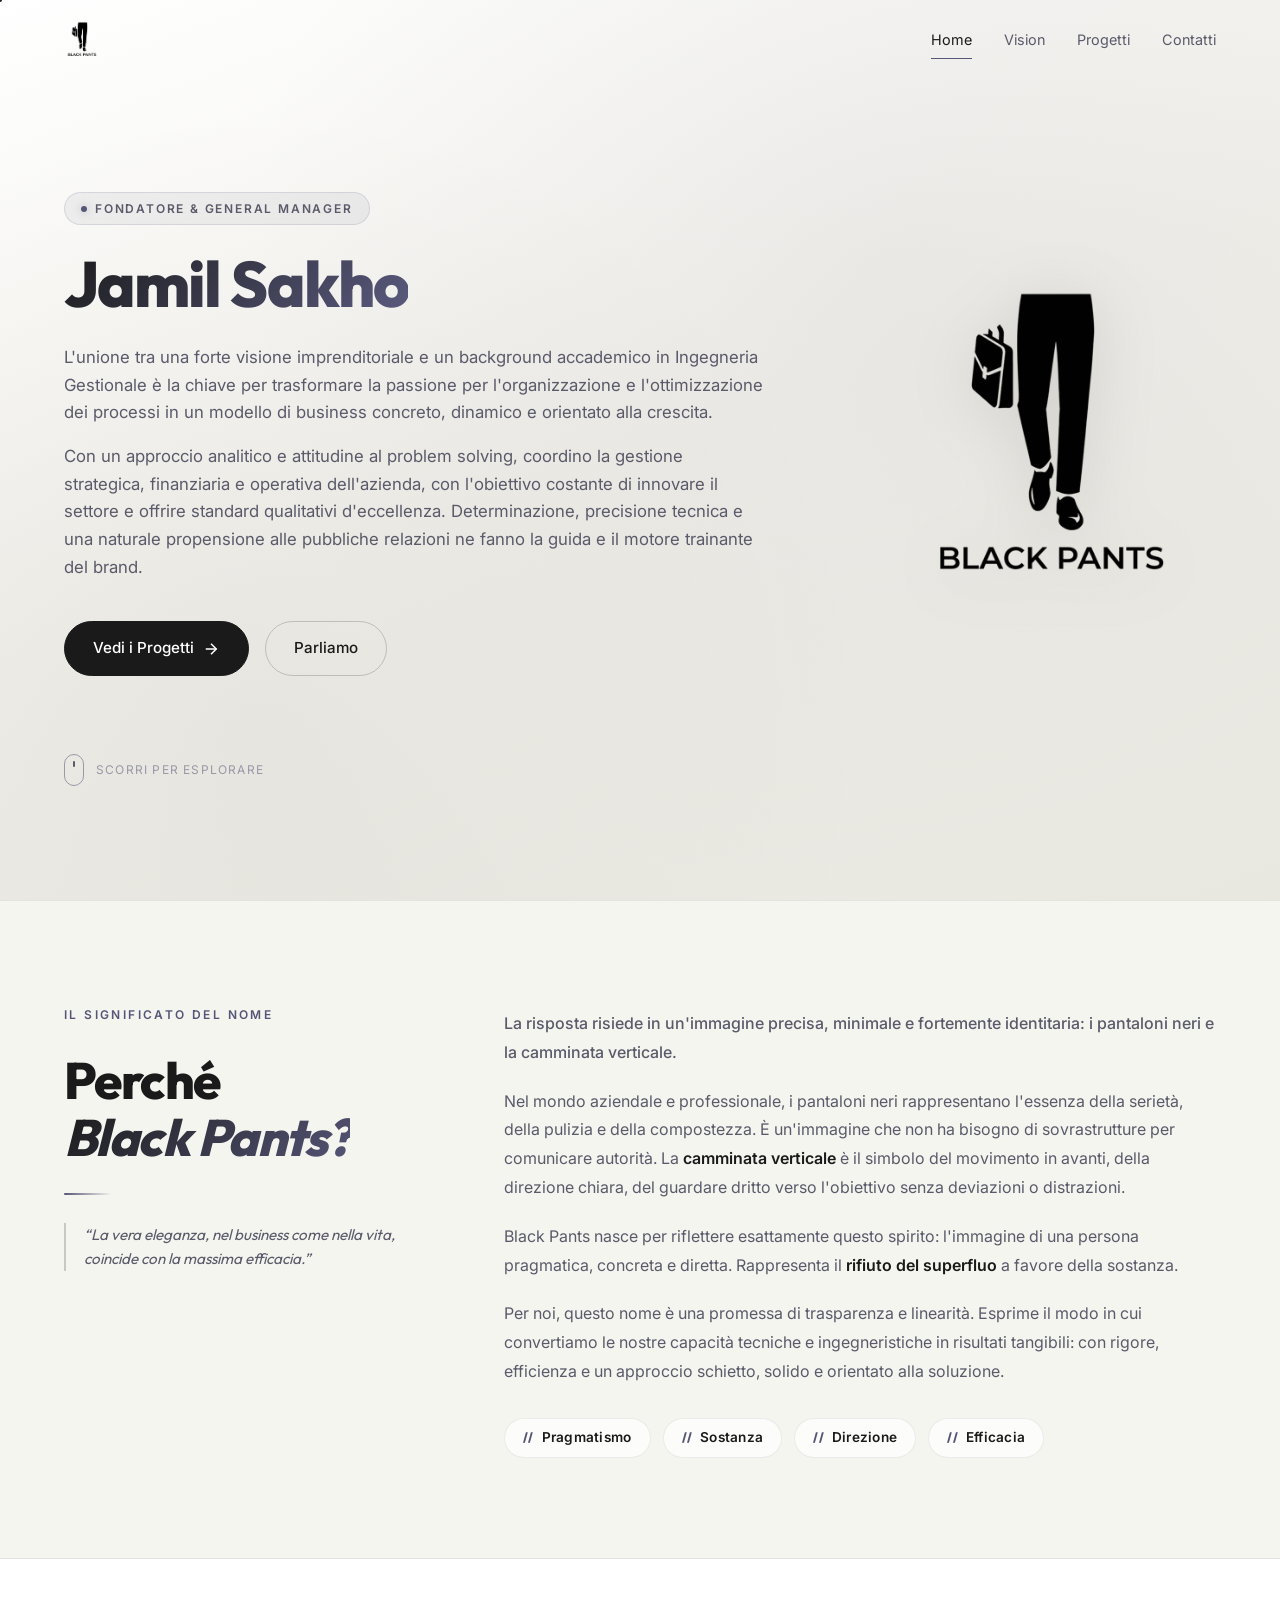
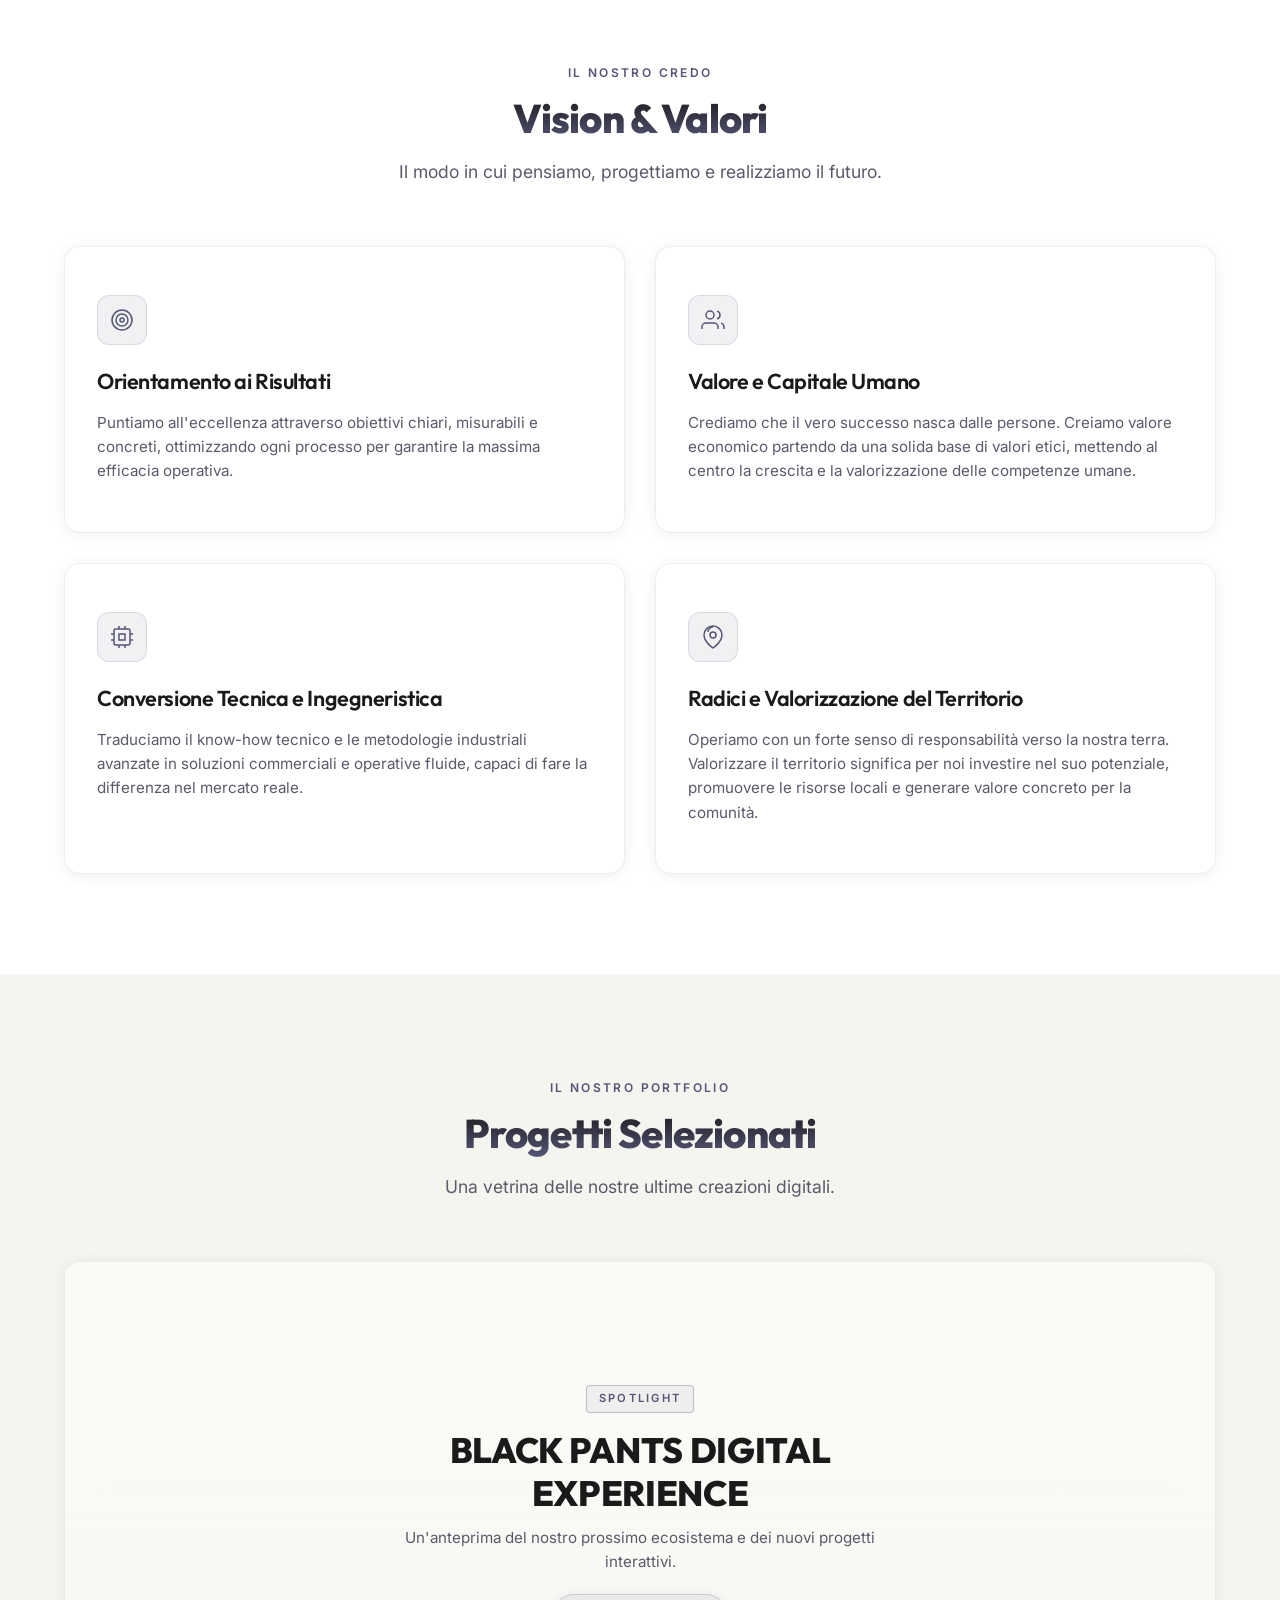
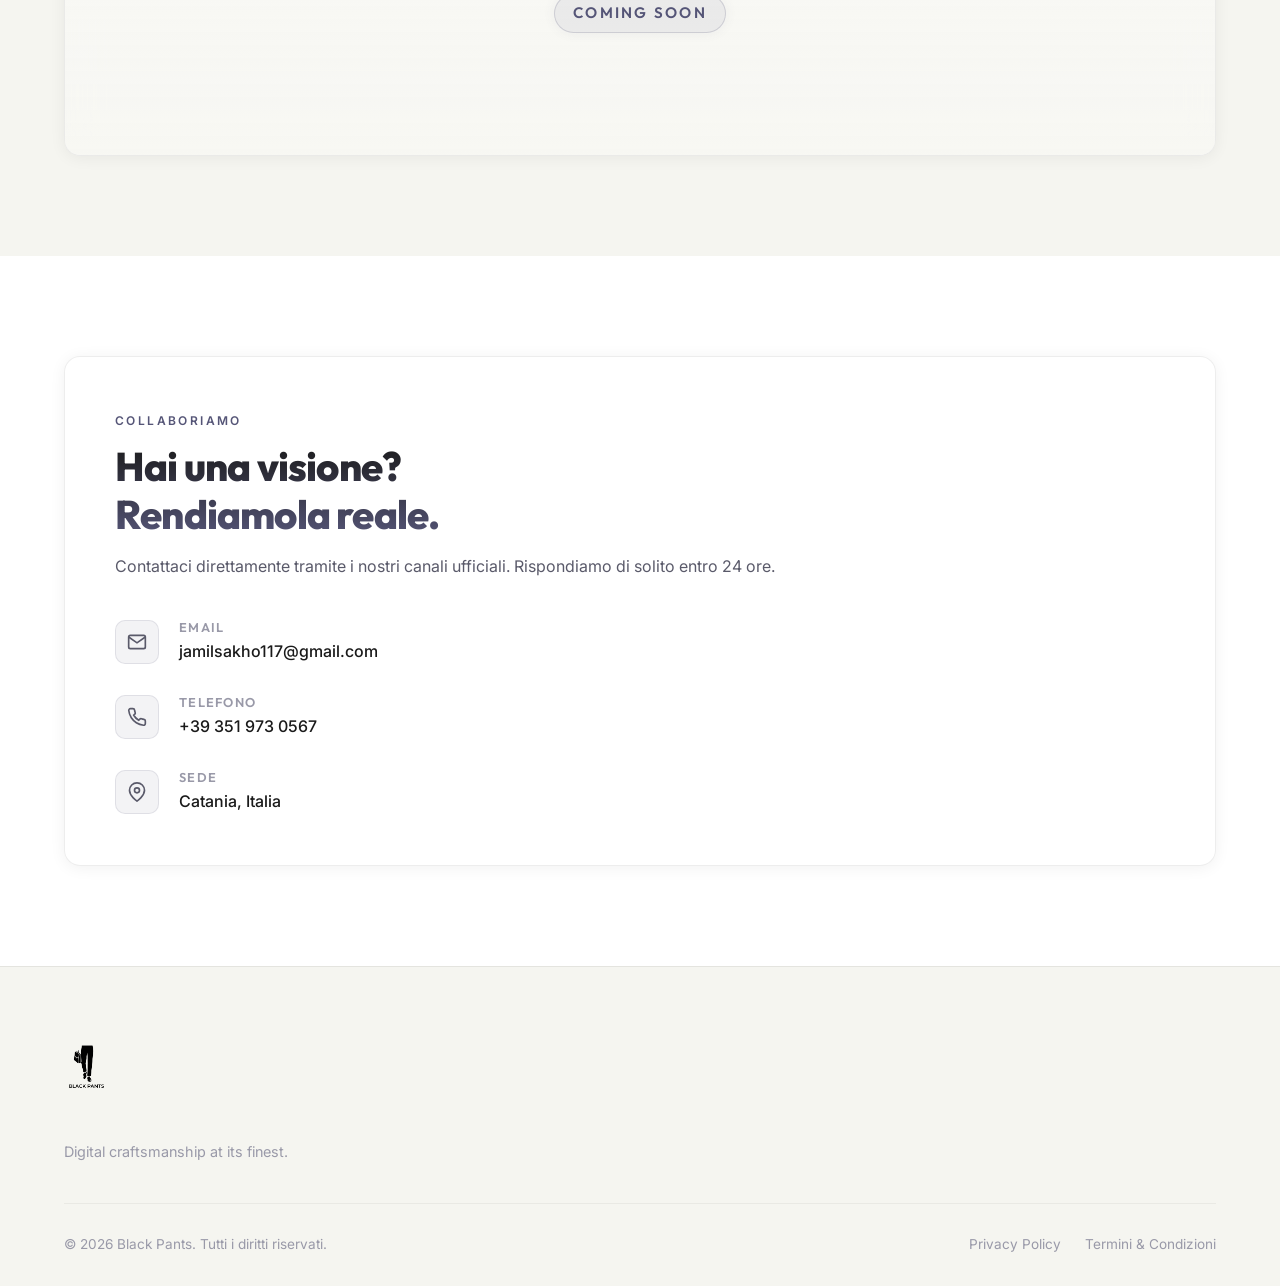
<file: index.html>
<!DOCTYPE html>
<html lang="it">
<head>
    <meta charset="UTF-8">
    <meta name="viewport" content="width=device-width, initial-scale=1.0">
    <title>Black Pants | Digital Agency & Creative Studio</title>
    <meta name="description" content="Black Pants è uno studio creativo digitale specializzato in sviluppo web premium, design sartoriale ed esperienze interattive all'avanguardia.">
    <!-- Google Fonts -->
    <link rel="preconnect" href="https://fonts.googleapis.com">
    <link rel="preconnect" href="https://fonts.gstatic.com" crossorigin>
    <link href="https://fonts.googleapis.com/css2?family=Inter:wght@300;400;500;600&family=Outfit:wght@300;400;600;800&display=swap" rel="stylesheet">
    <!-- CSS Stylesheet -->
    <link rel="stylesheet" href="style.css">
</head>
<body>
    <!-- Custom Cursor -->
    <div class="custom-cursor" id="custom-cursor"></div>
    <div class="custom-cursor-dot" id="custom-cursor-dot"></div>

    <!-- Header & Navigation -->
    <header class="header">
        <div class="header-container">
            <a href="#home" class="logo" id="nav-logo">
                <img src="IMG_0945.png" alt="Black Pants Logo" class="logo-img">
            </a>
            <nav class="nav-menu" id="nav-menu">
                <a href="#home" class="nav-link active">Home</a>
                <a href="#vision" class="nav-link">Vision</a>
                <a href="#projects" class="nav-link">Progetti</a>
                <a href="#contacts" class="nav-link">Contatti</a>
            </nav>
            <button class="mobile-menu-toggle" id="menu-toggle" aria-label="Apri menu">
                <span></span>
                <span></span>
                <span></span>
            </button>
        </div>
    </header>

    <!-- Hero / Home Section -->
    <section id="home" class="hero-section">

        <div class="hero-container hero-split">
            <!-- Bio — Left Column -->
            <div class="hero-content">
                <div class="hero-badge animate-fade-in">
                    <span class="badge-dot"></span>
                    <span>FONDATORE &amp; GENERAL MANAGER</span>
                </div>
                <h1 class="hero-title animate-title">
                    <span class="gradient-text">Jamil Sakho</span>
                </h1>
                <div class="hero-description animate-desc">
                    <p>
                        L'unione tra una forte visione imprenditoriale e un background accademico in Ingegneria Gestionale è la chiave per trasformare la passione per l'organizzazione e l'ottimizzazione dei processi in un modello di business concreto, dinamico e orientato alla crescita.
                    </p>
                    <p style="margin-top: 16px; font-size: 1.05rem;">
                        Con un approccio analitico e attitudine al problem solving, coordino la gestione strategica, finanziaria e operativa dell'azienda, con l'obiettivo costante di innovare il settore e offrire standard qualitativi d'eccellenza. Determinazione, precisione tecnica e una naturale propensione alle pubbliche relazioni ne fanno la guida e il motore trainante del brand.
                    </p>
                </div>
                <div class="hero-actions animate-buttons">
                    <a href="#projects" class="btn btn-primary">
                        <span>Vedi i Progetti</span>
                        <svg class="btn-icon" viewBox="0 0 24 24" fill="none" stroke="currentColor" stroke-width="2">
                            <line x1="5" y1="12" x2="19" y2="12"></line>
                            <polyline points="12 5 19 12 12 19"></polyline>
                        </svg>
                    </a>
                    <a href="#contacts" class="btn btn-secondary">Parliamo</a>
                </div>
            </div>

            <!-- Logo — Right Column -->
            <div class="hero-logo-panel animate-fade-in">
                <img src="IMG_0945.png" alt="Black Pants Logo" class="hero-logo-large">
            </div>

            <div class="scroll-indicator animate-fade-in">
                <span class="scroll-mouse">
                    <span class="scroll-wheel"></span>
                </span>
                <span class="scroll-text">Scorri per esplorare</span>
            </div>
        </div>
    </section>

    <!-- Brand Story Section -->
    <section id="brand-story" class="brand-story-section reveal-section">
        <div class="section-container">
            <div class="brand-story-wrapper">

                <!-- Left: Heading + Decorative element -->
                <div class="brand-story-left">
                    <span class="section-tag">IL SIGNIFICATO DEL NOME</span>
                    <h2 class="brand-story-heading">Perch&eacute;<br><em>Black Pants?</em></h2>
                    <div class="brand-story-divider"></div>
                    <blockquote class="brand-story-quote">
                        &ldquo;La vera eleganza, nel business come nella vita, coincide con la massima efficacia.&rdquo;
                    </blockquote>
                </div>

                <!-- Right: Body text -->
                <div class="brand-story-right">
                    <p class="brand-story-lead">La risposta risiede in un'immagine precisa, minimale e fortemente identitaria: i pantaloni neri e la camminata verticale.</p>

                    <p>Nel mondo aziendale e professionale, i pantaloni neri rappresentano l'essenza della seriet&agrave;, della pulizia e della compostezza. &Egrave; un'immagine che non ha bisogno di sovrastrutture per comunicare autorit&agrave;. La <strong>camminata verticale</strong> &egrave; il simbolo del movimento in avanti, della direzione chiara, del guardare dritto verso l'obiettivo senza deviazioni o distrazioni.</p>

                    <p>Black Pants nasce per riflettere esattamente questo spirito: l'immagine di una persona pragmatica, concreta e diretta. Rappresenta il <strong>rifiuto del superfluo</strong> a favore della sostanza.</p>

                    <p>Per noi, questo nome &egrave; una promessa di trasparenza e linearit&agrave;. Esprime il modo in cui convertiamo le nostre capacit&agrave; tecniche e ingegneristiche in risultati tangibili: con rigore, efficienza e un approccio schietto, solido e orientato alla soluzione.</p>

                    <div class="brand-story-pillars">
                        <div class="brand-pill">
                            <span class="brand-pill-icon">//</span>
                            <span>Pragmatismo</span>
                        </div>
                        <div class="brand-pill">
                            <span class="brand-pill-icon">//</span>
                            <span>Sostanza</span>
                        </div>
                        <div class="brand-pill">
                            <span class="brand-pill-icon">//</span>
                            <span>Direzione</span>
                        </div>
                        <div class="brand-pill">
                            <span class="brand-pill-icon">//</span>
                            <span>Efficacia</span>
                        </div>
                    </div>
                </div>

            </div>
        </div>
    </section>

    <!-- Vision Section -->
    <section id="vision" class="vision-section reveal-section">
        <div class="section-container">
            <div class="section-header">
                <span class="section-tag">IL NOSTRO CREDO</span>
                <h2 class="section-title">Vision & Valori</h2>
                <p class="section-subtitle">Il modo in cui pensiamo, progettiamo e realizziamo il futuro.</p>
            </div>
            
            <div class="vision-grid">
                <!-- Vision Card 1: Orientamento ai Risultati -->
                <div class="vision-card glass-card">
                    <div class="vision-card-icon-wrapper">
                        <svg class="vision-card-icon" viewBox="0 0 24 24" fill="none" stroke="currentColor" stroke-width="1.5">
                            <circle cx="12" cy="12" r="10"></circle>
                            <circle cx="12" cy="12" r="6"></circle>
                            <circle cx="12" cy="12" r="2"></circle>
                        </svg>
                    </div>
                    <h3>Orientamento ai Risultati</h3>
                    <p>Puntiamo all'eccellenza attraverso obiettivi chiari, misurabili e concreti, ottimizzando ogni processo per garantire la massima efficacia operativa.</p>
                </div>

                <!-- Vision Card 2: Valore e Capitale Umano -->
                <div class="vision-card glass-card">
                    <div class="vision-card-icon-wrapper">
                        <svg class="vision-card-icon" viewBox="0 0 24 24" fill="none" stroke="currentColor" stroke-width="1.5">
                            <path d="M17 21v-2a4 4 0 0 0-4-4H5a4 4 0 0 0-4 4v2"></path>
                            <circle cx="9" cy="7" r="4"></circle>
                            <path d="M23 21v-2a4 4 0 0 0-3-3.87"></path>
                            <path d="M16 3.13a4 4 0 0 1 0 7.75"></path>
                        </svg>
                    </div>
                    <h3>Valore e Capitale Umano</h3>
                    <p>Crediamo che il vero successo nasca dalle persone. Creiamo valore economico partendo da una solida base di valori etici, mettendo al centro la crescita e la valorizzazione delle competenze umane.</p>
                </div>

                <!-- Vision Card 3: Conversione Tecnica e Ingegneristica -->
                <div class="vision-card glass-card">
                    <div class="vision-card-icon-wrapper">
                        <svg class="vision-card-icon" viewBox="0 0 24 24" fill="none" stroke="currentColor" stroke-width="1.5">
                            <rect x="4" y="4" width="16" height="16" rx="2" ry="2"></rect>
                            <rect x="9" y="9" width="6" height="6"></rect>
                            <line x1="9" y1="1" x2="9" y2="4"></line>
                            <line x1="15" y1="1" x2="15" y2="4"></line>
                            <line x1="9" y1="20" x2="9" y2="23"></line>
                            <line x1="15" y1="20" x2="15" y2="23"></line>
                            <line x1="20" y1="9" x2="23" y2="9"></line>
                            <line x1="20" y1="15" x2="23" y2="15"></line>
                            <line x1="1" y1="9" x2="4" y2="9"></line>
                            <line x1="1" y1="15" x2="4" y2="15"></line>
                        </svg>
                    </div>
                    <h3>Conversione Tecnica e Ingegneristica</h3>
                    <p>Traduciamo il know-how tecnico e le metodologie industriali avanzate in soluzioni commerciali e operative fluide, capaci di fare la differenza nel mercato reale.</p>
                </div>

                <!-- Vision Card 4: Radici e Valorizzazione del Territorio -->
                <div class="vision-card glass-card">
                    <div class="vision-card-icon-wrapper">
                        <svg class="vision-card-icon" viewBox="0 0 24 24" fill="none" stroke="currentColor" stroke-width="1.5">
                            <path d="M21 10c0 7-9 13-9 13s-9-6-9-13a9 9 0 0 1 18 0z"></path>
                            <circle cx="12" cy="10" r="3"></circle>
                            <path d="M12 2a5 5 0 0 0-5 5"></path>
                        </svg>
                    </div>
                    <h3>Radici e Valorizzazione del Territorio</h3>
                    <p>Operiamo con un forte senso di responsabilità verso la nostra terra. Valorizzare il territorio significa per noi investire nel suo potenziale, promuovere le risorse locali e generare valore concreto per la comunità.</p>
                </div>
            </div>
        </div>
    </section>

    <!-- Projects Section -->
    <section id="projects" class="projects-section reveal-section">
        <div class="section-container">
            <div class="section-header">
                <span class="section-tag">IL NOSTRO PORTFOLIO</span>
                <h2 class="section-title">Progetti Selezionati</h2>
                <p class="section-subtitle">Una vetrina delle nostre ultime creazioni digitali.</p>
            </div>

            <!-- Project Grid -->
            <div class="projects-grid">
                <!-- Project Spotlight: Video Loop (Coming Soon) -->
                <div class="project-card video-loop-card glass-card featured-project">
                    <div class="project-video-container">
                        <video autoplay loop muted playsinline class="project-video">
                            <source src="05164527-70b6-4cb3-bdf6-fbc091e13757.mp4" type="video/mp4">
                            Il tuo browser non supporta il tag video.
                        </video>
                        <div class="video-overlay">
                            <div class="coming-soon-wrapper">
                                <span class="coming-soon-badge">SPOTLIGHT</span>
                                <h3 class="coming-soon-title">BLACK PANTS DIGITAL EXPERIENCE</h3>
                                <p class="coming-soon-description">Un'anteprima del nostro prossimo ecosistema e dei nuovi progetti interattivi.</p>
                                <span class="coming-soon-tag">Coming Soon</span>
                            </div>
                        </div>
                    </div>
                </div>


            </div>
        </div>
    </section>

    <!-- Contacts Section -->
    <section id="contacts" class="contacts-section reveal-section">
        <div class="section-container">
            <!-- Contact Info — full width, no form -->
            <div class="contacts-info-panel contacts-info-fullwidth glass-card">
                <span class="section-tag">COLLABORIAMO</span>
                <h2 class="section-title">Hai una visione?<br>Rendiamola reale.</h2>
                <p class="contacts-intro">Contattaci direttamente tramite i nostri canali ufficiali. Rispondiamo di solito entro 24 ore.</p>

                <div class="info-items-list info-items-row">
                    <div class="info-item">
                        <div class="info-icon-wrapper">
                            <svg viewBox="0 0 24 24" fill="none" stroke="currentColor" stroke-width="2">
                                <path d="M4 4h16c1.1 0 2 .9 2 2v12c0 1.1-.9 2-2 2H4c-1.1 0-2-.9-2-2V6c0-1.1.9-2 2-2z"></path>
                                <polyline points="22,6 12,13 2,6"></polyline>
                            </svg>
                        </div>
                        <div>
                            <h4>Email</h4>
                            <a href="mailto:jamilsakho117@gmail.com">jamilsakho117@gmail.com</a>
                        </div>
                    </div>

                    <div class="info-item">
                        <div class="info-icon-wrapper">
                            <svg viewBox="0 0 24 24" fill="none" stroke="currentColor" stroke-width="2">
                                <path d="M22 16.92v3a2 2 0 0 1-2.18 2 19.79 19.79 0 0 1-8.63-3.07 19.5 19.5 0 0 1-6-6 19.79 19.79 0 0 1-3.07-8.67A2 2 0 0 1 4.11 2h3a2 2 0 0 1 2 1.72 12.84 12.84 0 0 0 .7 2.81 2 2 0 0 1-.45 2.11L8.09 9.91a16 16 0 0 0 6 6l1.27-1.27a2 2 0 0 1 2.11-.45 12.84 12.84 0 0 0 2.81.7A2 2 0 0 1 22 16.92z"></path>
                            </svg>
                        </div>
                        <div>
                            <h4>Telefono</h4>
                            <a href="tel:+393519730567">+39 351 973 0567</a>
                        </div>
                    </div>

                    <div class="info-item">
                        <div class="info-icon-wrapper">
                            <svg viewBox="0 0 24 24" fill="none" stroke="currentColor" stroke-width="2">
                                <path d="M21 10c0 7-9 13-9 13s-9-6-9-13a9 9 0 0 1 18 0z"></path>
                                <circle cx="12" cy="10" r="3"></circle>
                            </svg>
                        </div>
                        <div>
                            <h4>Sede</h4>
                            <p>Catania, Italia</p>
                        </div>
                    </div>
                </div>
            </div>
        </div>
    </section>

    <!-- Footer -->
    <footer class="footer">
        <div class="footer-container">
            <div class="footer-brand">
                <img src="IMG_0945.png" alt="Black Pants Logo" class="footer-logo-img">
                <p>Digital craftsmanship at its finest.</p>
            </div>
            <div class="footer-bottom">
                <p class="copyright">&copy; 2026 Black Pants. Tutti i diritti riservati.</p>
                <div class="footer-links">
                    <a href="#">Privacy Policy</a>
                    <a href="#">Termini & Condizioni</a>
                </div>
            </div>
        </div>
    </footer>

    <!-- JS Script -->
    <script src="script.js"></script>
</body>
</html>
</file>
<file: style.css>
/* ==========================================================================
   DESIGN SYSTEM & VARIABLES — LIGHT THEME
   ========================================================================== */
:root {
    /* Color Palette — Light / White Tones */
    --bg-deep: #f5f5f0;
    --bg-surface: #ffffff;
    --bg-surface-elevated: #eeede8;

    --text-main: #1a1a1a;
    --text-muted: #5a5a6a;
    --text-dim: #9999a8;

    --primary: #1a1a1a;
    --primary-rgb: 26, 26, 26;
    --accent: #2d2d2d;         /* Near-black accent */
    --accent-cyan: #555577;    /* Muted indigo-ish */
    --accent-gradient: linear-gradient(135deg, #1a1a1a 0%, #555577 50%, #888899 100%);

    --glass-bg: rgba(255, 255, 255, 0.7);
    --glass-border: rgba(0, 0, 0, 0.07);
    --glass-border-hover: rgba(0, 0, 0, 0.18);

    /* Layout & Spacing */
    --header-height: 80px;
    --max-width: 1200px;

    /* Animations & Transitions */
    --transition-smooth: all 0.5s cubic-bezier(0.16, 1, 0.3, 1);
    --transition-fast: all 0.2s ease;
}

/* ==========================================================================
   RESET & BASE STYLES
   ========================================================================== */
*, *::before, *::after {
    box-sizing: border-box;
    margin: 0;
    padding: 0;
}

html {
    scroll-behavior: smooth;
    font-size: 16px;
    background-color: var(--bg-deep);
    color: var(--text-main);
    overflow-x: hidden;
}

body {
    font-family: 'Inter', sans-serif;
    line-height: 1.6;
    -webkit-font-smoothing: antialiased;
    overflow-x: hidden;
}

h1, h2, h3, h4, h5, h6 {
    font-family: 'Outfit', sans-serif;
    font-weight: 600;
    letter-spacing: -0.02em;
    line-height: 1.2;
}

a {
    color: inherit;
    text-decoration: none;
    transition: var(--transition-fast);
}

button, input, textarea {
    font-family: inherit;
    color: inherit;
    background: none;
    border: none;
}

/* Custom Scrollbar */
::-webkit-scrollbar {
    width: 8px;
}
::-webkit-scrollbar-track {
    background: var(--bg-deep);
}
::-webkit-scrollbar-thumb {
    background: var(--bg-surface-elevated);
    border-radius: 4px;
}
::-webkit-scrollbar-thumb:hover {
    background: var(--text-dim);
}

/* Selection */
::selection {
    background: rgba(85, 85, 119, 0.2);
    color: var(--text-main);
}

/* ==========================================================================
   CUSTOM CURSOR (Desktop only)
   ========================================================================== */
.custom-cursor {
    width: 20px;
    height: 20px;
    border: 1px solid rgba(0, 0, 0, 0.3);
    border-radius: 50%;
    position: fixed;
    transform: translate(-50%, -50%);
    pointer-events: none;
    z-index: 9999;
    transition: width 0.3s, height 0.3s, border-color 0.3s;
    mix-blend-mode: multiply;
}

.custom-cursor-dot {
    width: 4px;
    height: 4px;
    background-color: #1a1a1a;
    border-radius: 50%;
    position: fixed;
    transform: translate(-50%, -50%);
    pointer-events: none;
    z-index: 9999;
}

.custom-cursor.hover {
    width: 40px;
    height: 40px;
    border-color: var(--accent-cyan);
    background-color: rgba(85, 85, 119, 0.08);
}

/* ==========================================================================
   LAYOUT UTILITIES
   ========================================================================== */
.section-container {
    max-width: var(--max-width);
    margin: 0 auto;
    padding: 100px 24px;
}

.section-header {
    text-align: center;
    margin-bottom: 60px;
}

.section-tag {
    font-size: 0.75rem;
    font-weight: 600;
    letter-spacing: 0.2em;
    color: var(--accent-cyan);
    text-transform: uppercase;
    display: inline-block;
    margin-bottom: 12px;
}

.section-title {
    font-size: 2.5rem;
    font-weight: 800;
    margin-bottom: 16px;
    background: linear-gradient(180deg, #1a1a1a 0%, #555577 100%);
    -webkit-background-clip: text;
    -webkit-text-fill-color: transparent;
}

.section-subtitle {
    font-size: 1.1rem;
    color: var(--text-muted);
    max-width: 600px;
    margin: 0 auto;
}

/* Glassmorphism Cards — Light Mode */
.glass-card {
    background: var(--glass-bg);
    backdrop-filter: blur(20px) saturate(160%);
    -webkit-backdrop-filter: blur(20px) saturate(160%);
    border: 1px solid var(--glass-border);
    border-radius: 16px;
    transition: var(--transition-smooth);
    box-shadow: 0 2px 16px rgba(0,0,0,0.06);
}

.glass-card:hover {
    border-color: var(--glass-border-hover);
    box-shadow: 0 10px 40px rgba(0, 0, 0, 0.12), 0 2px 8px rgba(0,0,0,0.06);
    transform: translateY(-5px);
}

/* Buttons */
.btn {
    display: inline-flex;
    align-items: center;
    justify-content: center;
    padding: 14px 28px;
    border-radius: 30px;
    font-size: 0.95rem;
    font-weight: 500;
    cursor: pointer;
    transition: var(--transition-smooth);
}

.btn-primary {
    background-color: var(--primary);
    color: #ffffff;
    border: 1px solid var(--primary);
}

.btn-primary:hover {
    background-color: transparent;
    color: var(--primary);
    box-shadow: 0 0 25px rgba(0, 0, 0, 0.15);
}

.btn-secondary {
    background-color: transparent;
    color: var(--text-main);
    border: 1px solid var(--glass-border-hover);
    backdrop-filter: blur(5px);
}

.btn-secondary:hover {
    background-color: rgba(0, 0, 0, 0.04);
    border-color: var(--primary);
}

.btn-icon {
    width: 18px;
    height: 18px;
    margin-left: 8px;
    transition: transform 0.3s ease;
}

.btn-primary:hover .btn-icon {
    transform: translateX(4px);
}

/* ==========================================================================
   HEADER & NAVIGATION
   ========================================================================== */
.header {
    position: fixed;
    top: 0;
    left: 0;
    width: 100%;
    height: var(--header-height);
    z-index: 1000;
    transition: var(--transition-smooth);
    border-bottom: 1px solid transparent;
}

.header.scrolled {
    height: 70px;
    background: rgba(245, 245, 240, 0.88);
    backdrop-filter: blur(20px);
    -webkit-backdrop-filter: blur(20px);
    border-bottom: 1px solid var(--glass-border);
}

.header-container {
    max-width: var(--max-width);
    height: 100%;
    margin: 0 auto;
    padding: 0 24px;
    display: flex;
    align-items: center;
    justify-content: space-between;
}

.logo {
    font-size: 1.5rem;
    font-weight: 800;
    letter-spacing: -0.03em;
    display: flex;
    align-items: center;
}

.nav-menu {
    display: flex;
    align-items: center;
    gap: 32px;
}

.nav-link {
    font-size: 0.9rem;
    font-weight: 400;
    color: var(--text-muted);
    position: relative;
    padding: 8px 0;
}

.nav-link::after {
    content: '';
    position: absolute;
    bottom: 0;
    left: 0;
    width: 0;
    height: 1px;
    background-color: var(--primary);
    transition: var(--transition-fast);
}

.nav-link:hover, .nav-link.active {
    color: var(--text-main);
}

.nav-link.active::after {
    width: 100%;
    background-color: var(--accent-cyan);
}

/* Mobile Menu Toggle */
.mobile-menu-toggle {
    display: none;
    flex-direction: column;
    justify-content: space-between;
    width: 24px;
    height: 16px;
    cursor: pointer;
    z-index: 1001;
}

.mobile-menu-toggle span {
    display: block;
    width: 100%;
    height: 2px;
    background-color: var(--text-main);
    transition: var(--transition-fast);
    border-radius: 2px;
}

/* ==========================================================================
   HERO SECTION (HOME) — No video, clean white layout
   ========================================================================== */
.hero-section {
    position: relative;
    width: 100%;
    min-height: 100vh;
    display: flex;
    align-items: center;
    justify-content: center;
    overflow: hidden;
    background: linear-gradient(160deg, #ffffff 0%, #f0efe9 50%, #e8e7e0 100%);
    padding: 120px 0 80px 0;
}

/* Subtle decorative background pattern */
.hero-section::before {
    content: '';
    position: absolute;
    top: 0; left: 0; width: 100%; height: 100%;
    background-image: radial-gradient(circle at 70% 30%, rgba(85,85,119,0.06) 0%, transparent 60%),
                      radial-gradient(circle at 20% 80%, rgba(26,26,26,0.04) 0%, transparent 50%);
    pointer-events: none;
    z-index: 1;
}

.hero-light-overlay {
    display: none; /* Not needed in light theme */
}

.hero-container {
    position: relative;
    max-width: var(--max-width);
    width: 100%;
    padding: 0 24px;
    z-index: 3;
    display: flex;
    flex-direction: column;
    justify-content: center;
}

/* Two-column hero layout: bio left, logo right */
.hero-split {
    display: grid;
    grid-template-columns: 1fr auto;
    grid-template-rows: auto auto;
    align-items: center;
    column-gap: 60px;
}

.hero-split .hero-content {
    grid-column: 1;
    grid-row: 1;
}

.hero-split .scroll-indicator {
    grid-column: 1 / -1;
    grid-row: 2;
    position: relative;
    bottom: auto;
    left: auto;
    margin-top: 40px;
}

.hero-logo-panel {
    grid-column: 2;
    grid-row: 1;
    display: flex;
    align-items: center;
    justify-content: center;
    padding: 20px;
}

.hero-logo-large {
    height: 520px;
    width: auto;
    object-fit: contain;
    filter: drop-shadow(0 8px 32px rgba(0,0,0,0.10));
    transition: var(--transition-smooth);
    mix-blend-mode: multiply;
}

.hero-logo-large:hover {
    transform: scale(1.03);
    filter: drop-shadow(0 12px 40px rgba(0,0,0,0.18));
}

.hero-content {
    max-width: 700px;
    text-align: left;
}

.hero-badge {
    display: inline-flex;
    align-items: center;
    gap: 8px;
    background: rgba(85, 85, 119, 0.07);
    border: 1px solid rgba(85, 85, 119, 0.15);
    padding: 6px 16px;
    border-radius: 20px;
    font-size: 0.75rem;
    font-weight: 600;
    letter-spacing: 0.15em;
    color: var(--text-muted);
    margin-bottom: 24px;
    backdrop-filter: blur(10px);
}

.badge-dot {
    width: 6px;
    height: 6px;
    background-color: var(--accent-cyan);
    border-radius: 50%;
    box-shadow: 0 0 8px rgba(85, 85, 119, 0.4);
    animation: pulse 2s infinite;
}

@keyframes pulse {
    0% { transform: scale(0.9); opacity: 0.6; }
    50% { transform: scale(1.2); opacity: 1; box-shadow: 0 0 12px rgba(85,85,119,0.5); }
    100% { transform: scale(0.9); opacity: 0.6; }
}

.hero-title {
    font-size: 4rem;
    font-weight: 800;
    margin-bottom: 24px;
    line-height: 1.1;
    letter-spacing: -0.03em;
}

.gradient-text {
    background: var(--accent-gradient);
    -webkit-background-clip: text;
    -webkit-text-fill-color: transparent;
    background-size: 200% auto;
    animation: gradientShift 8s ease infinite;
}

@keyframes gradientShift {
    0% { background-position: 0% 50%; }
    50% { background-position: 100% 50%; }
    100% { background-position: 0% 50%; }
}

.hero-description {
    margin-bottom: 40px;
}

.hero-description p {
    font-size: 1.05rem;
    color: var(--text-muted);
    line-height: 1.65;
}

.hero-actions {
    display: flex;
    gap: 16px;
}

.scroll-indicator {
    position: absolute;
    bottom: 40px;
    left: 24px;
    display: flex;
    align-items: center;
    gap: 12px;
    color: var(--text-dim);
    font-size: 0.75rem;
    letter-spacing: 0.1em;
    text-transform: uppercase;
}

.scroll-mouse {
    width: 20px;
    height: 32px;
    border: 1px solid var(--text-dim);
    border-radius: 12px;
    position: relative;
}

.scroll-wheel {
    width: 2px;
    height: 6px;
    background-color: var(--text-muted);
    border-radius: 1px;
    position: absolute;
    top: 6px;
    left: 50%;
    transform: translateX(-50%);
    animation: scrollMouse 1.5s infinite;
}

@keyframes scrollMouse {
    0% { opacity: 1; transform: translate(-50%, 0); }
    100% { opacity: 0; transform: translate(-50%, 10px); }
}

/* ==========================================================================
   BRAND STORY SECTION
   ========================================================================== */
.brand-story-section {
    background-color: var(--bg-deep);
    border-top: 1px solid var(--glass-border);
    border-bottom: 1px solid var(--glass-border);
}

.brand-story-wrapper {
    display: grid;
    grid-template-columns: 360px 1fr;
    gap: 80px;
    align-items: start;
}

/* Left column */
.brand-story-left {
    position: sticky;
    top: 120px;
}

.brand-story-heading {
    font-size: 3.2rem;
    font-weight: 800;
    line-height: 1.1;
    letter-spacing: -0.03em;
    margin: 16px 0 28px;
    color: var(--text-main);
}

.brand-story-heading em {
    font-style: italic;
    background: linear-gradient(135deg, #1a1a1a 0%, #555577 100%);
    -webkit-background-clip: text;
    -webkit-text-fill-color: transparent;
}

.brand-story-divider {
    width: 48px;
    height: 2px;
    background: linear-gradient(90deg, var(--accent-cyan), transparent);
    margin-bottom: 28px;
    border-radius: 2px;
}

.brand-story-quote {
    font-family: 'Outfit', sans-serif;
    font-size: 0.95rem;
    font-style: italic;
    color: var(--text-muted);
    line-height: 1.6;
    border-left: 2px solid var(--glass-border-hover);
    padding-left: 18px;
}

/* Right column */
.brand-story-right {
    display: flex;
    flex-direction: column;
    gap: 20px;
    padding-top: 8px;
}

.brand-story-lead {
    font-size: 1.2rem;
    font-weight: 500;
    color: var(--text-main);
    line-height: 1.65;
}

.brand-story-right p {
    font-size: 1rem;
    color: var(--text-muted);
    line-height: 1.8;
}

.brand-story-right strong {
    color: var(--text-main);
    font-weight: 600;
}

/* Keyword pills */
.brand-story-pillars {
    display: flex;
    flex-wrap: wrap;
    gap: 12px;
    margin-top: 12px;
}

.brand-pill {
    display: inline-flex;
    align-items: center;
    gap: 8px;
    padding: 8px 18px;
    border-radius: 30px;
    background: var(--glass-bg);
    border: 1px solid var(--glass-border);
    backdrop-filter: blur(10px);
    font-size: 0.85rem;
    font-weight: 600;
    color: var(--text-main);
    letter-spacing: 0.02em;
    transition: var(--transition-smooth);
}

.brand-pill:hover {
    border-color: var(--glass-border-hover);
    transform: translateY(-2px);
    box-shadow: 0 4px 16px rgba(0,0,0,0.08);
}

.brand-pill-icon {
    font-family: 'Outfit', monospace;
    font-weight: 800;
    color: var(--accent-cyan);
    font-size: 0.8rem;
}

/* Responsive */
@media (max-width: 1024px) {
    .brand-story-wrapper {
        grid-template-columns: 1fr;
        gap: 40px;
    }

    .brand-story-left {
        position: static;
    }

    .brand-story-heading {
        font-size: 2.4rem;
    }
}

@media (max-width: 768px) {
    .brand-story-heading {
        font-size: 2rem;
    }
}

/* ==========================================================================
   VISION SECTION
   ========================================================================== */
.vision-section {
    position: relative;
    background-color: var(--bg-surface);
}

.vision-grid {
    display: grid;
    grid-template-columns: repeat(2, 1fr);
    gap: 30px;
    margin-top: 50px;
}

.vision-card {
    padding: 48px 32px;
    height: 100%;
}

.vision-card-icon-wrapper {
    width: 50px;
    height: 50px;
    border-radius: 12px;
    background: rgba(85, 85, 119, 0.08);
    border: 1px solid rgba(85, 85, 119, 0.15);
    display: flex;
    align-items: center;
    justify-content: center;
    color: var(--accent-cyan);
    margin-bottom: 24px;
}

.vision-card-icon {
    width: 24px;
    height: 24px;
}

.vision-card h3 {
    font-size: 1.35rem;
    font-weight: 600;
    margin-bottom: 16px;
    color: var(--text-main);
}

.vision-card p {
    color: var(--text-muted);
    font-size: 0.95rem;
}

/* ==========================================================================
   PROJECTS SECTION
   ========================================================================== */
.projects-section {
    background-color: var(--bg-deep);
}

.projects-grid {
    display: grid;
    grid-template-columns: repeat(2, 1fr);
    gap: 40px;
}

.project-card {
    display: flex;
    flex-direction: column;
    overflow: hidden;
    height: 100%;
}

.project-image-container {
    position: relative;
    width: 100%;
    aspect-ratio: 16 / 10;
    border-radius: 12px 12px 0 0;
    overflow: hidden;
}

.project-overlay-gradient {
    position: absolute;
    top: 0;
    left: 0;
    width: 100%;
    height: 100%;
    background: linear-gradient(0deg, rgba(245, 245, 240, 0.8) 0%, rgba(245, 245, 240, 0) 50%);
    z-index: 2;
}

.project-mock-img {
    width: 100%;
    height: 100%;
    display: flex;
    align-items: center;
    justify-content: center;
    transition: var(--transition-smooth);
}

.project-card:hover .project-mock-img {
    transform: scale(1.05);
}

.project-tech-tags {
    position: absolute;
    top: 20px;
    left: 20px;
    display: flex;
    gap: 8px;
    z-index: 3;
}

.project-tech-tags .tag {
    font-size: 0.65rem;
    font-weight: 600;
    letter-spacing: 0.05em;
    background: rgba(255, 255, 255, 0.75);
    border: 1px solid rgba(0, 0, 0, 0.1);
    backdrop-filter: blur(5px);
    padding: 4px 10px;
    border-radius: 4px;
    color: var(--text-main);
}

.project-symbol {
    font-family: 'Outfit', sans-serif;
    font-size: 5rem;
    font-weight: 800;
    color: rgba(0, 0, 0, 0.12);
    user-select: none;
    transition: var(--transition-smooth);
}

.project-card:hover .project-symbol {
    color: rgba(0, 0, 0, 0.25);
    transform: scale(1.1);
}

.project-info {
    padding: 32px;
    display: flex;
    flex-direction: column;
    flex-grow: 1;
}

.project-info h3 {
    font-size: 1.5rem;
    margin-bottom: 12px;
    color: var(--text-main);
}

.project-info p {
    color: var(--text-muted);
    font-size: 0.95rem;
    margin-bottom: 24px;
    flex-grow: 1;
}

.project-link {
    display: inline-flex;
    align-items: center;
    font-size: 0.9rem;
    font-weight: 600;
    color: var(--text-main);
    align-self: flex-start;
}

.project-link svg {
    width: 16px;
    height: 16px;
    margin-left: 6px;
    transition: transform 0.3s ease;
}

.project-link:hover {
    color: var(--accent-cyan);
}

.project-link:hover svg {
    transform: translate(2px, -2px);
    color: var(--accent-cyan);
}

/* ==========================================================================
   CONTACTS SECTION
   ========================================================================== */
.contacts-section {
    background-color: var(--bg-surface);
}

/* Full-width info panel (no form) */
.contacts-info-fullwidth {
    padding: 50px 60px;
    width: 100%;
}

/* Horizontal row of contact items */
.info-items-row {
    flex-direction: row;
    justify-content: flex-start;
    gap: 50px;
    flex-wrap: wrap;
    margin-top: 10px;
}

.contacts-info-panel {
    padding: 50px;
    height: 100%;
}

.contacts-intro {
    color: var(--text-muted);
    font-size: 1rem;
    margin-bottom: 40px;
}

.info-items-list {
    display: flex;
    flex-direction: column;
    gap: 30px;
}

.info-item {
    display: flex;
    gap: 20px;
    align-items: flex-start;
}

.info-icon-wrapper {
    width: 44px;
    height: 44px;
    border-radius: 10px;
    background: rgba(85, 85, 119, 0.07);
    border: 1px solid rgba(85, 85, 119, 0.12);
    display: flex;
    align-items: center;
    justify-content: center;
    color: var(--text-muted);
}

.info-item svg {
    width: 20px;
    height: 20px;
}

.info-item h4 {
    font-size: 0.8rem;
    font-weight: 600;
    color: var(--text-dim);
    text-transform: uppercase;
    letter-spacing: 0.1em;
    margin-bottom: 4px;
}

.info-item a, .info-item p {
    font-size: 1rem;
    font-weight: 500;
    color: var(--text-main);
}

.info-item a:hover {
    color: var(--accent-cyan);
}

.contacts-form-panel {
    padding: 50px;
    position: relative;
    min-height: 520px;
    display: flex;
    flex-direction: column;
    justify-content: center;
}

.contact-form {
    display: flex;
    flex-direction: column;
    gap: 24px;
    transition: opacity 0.3s ease;
}

.form-row {
    display: grid;
    grid-template-columns: repeat(2, 1fr);
    gap: 20px;
}

.form-group {
    display: flex;
    flex-direction: column;
    gap: 8px;
}

.form-group label {
    font-size: 0.75rem;
    font-weight: 600;
    color: var(--text-muted);
    text-transform: uppercase;
    letter-spacing: 0.05em;
}

.form-group input, .form-group textarea {
    background: rgba(0, 0, 0, 0.02);
    border: 1px solid rgba(0, 0, 0, 0.08);
    border-radius: 8px;
    padding: 14px 18px;
    font-size: 0.95rem;
    transition: var(--transition-fast);
    outline: none;
    color: var(--text-main);
}

.form-group input:focus, .form-group textarea:focus {
    border-color: var(--accent-cyan);
    background: rgba(85, 85, 119, 0.03);
    box-shadow: 0 0 0 3px rgba(85, 85, 119, 0.08);
}

.form-group textarea {
    resize: none;
}

.btn-submit {
    align-self: flex-start;
    padding: 16px 36px;
    margin-top: 10px;
}

.btn-submit:hover .btn-icon {
    transform: translate(3px, -3px);
}

/* Success Form Feedback */
.form-feedback {
    display: flex;
    flex-direction: column;
    align-items: center;
    text-align: center;
    animation: fadeIn 0.5s ease forwards;
    padding: 20px 0;
}

.form-feedback.hidden {
    display: none;
}

.feedback-icon-wrapper {
    width: 70px;
    height: 70px;
    border-radius: 50%;
    background: rgba(85, 85, 119, 0.08);
    border: 1px solid rgba(85, 85, 119, 0.2);
    display: flex;
    align-items: center;
    justify-content: center;
    color: var(--accent-cyan);
    margin-bottom: 24px;
}

.feedback-icon-wrapper svg {
    width: 32px;
    height: 32px;
}

.form-feedback h3 {
    font-size: 1.8rem;
    margin-bottom: 12px;
    color: var(--text-main);
}

.form-feedback p {
    color: var(--text-muted);
    max-width: 350px;
    margin-bottom: 30px;
}

.btn-small {
    padding: 10px 20px;
    font-size: 0.85rem;
}

@keyframes fadeIn {
    from { opacity: 0; transform: translateY(10px); }
    to { opacity: 1; transform: translateY(0); }
}

/* ==========================================================================
   FOOTER
   ========================================================================== */
.footer {
    background-color: var(--bg-deep);
    border-top: 1px solid var(--glass-border);
    padding: 60px 0 30px 0;
}

.footer-container {
    max-width: var(--max-width);
    margin: 0 auto;
    padding: 0 24px;
}

.footer-brand {
    margin-bottom: 40px;
}

.footer-brand p {
    color: var(--text-dim);
    font-size: 0.9rem;
    margin-top: 10px;
}

.footer-bottom {
    display: flex;
    justify-content: space-between;
    align-items: center;
    border-top: 1px solid rgba(0, 0, 0, 0.05);
    padding-top: 30px;
    color: var(--text-dim);
    font-size: 0.85rem;
}

.footer-links {
    display: flex;
    gap: 24px;
}

.footer-links a:hover {
    color: var(--text-muted);
}

/* ==========================================================================
   RESPONSIVE DESIGN & MEDIA QUERIES
   ========================================================================== */

/* Tablet (1024px and below) */
@media (max-width: 1024px) {
    .vision-grid {
        grid-template-columns: repeat(2, 1fr);
    }

    .projects-grid {
        gap: 30px;
    }

    .contacts-wrapper {
        grid-template-columns: 1fr;
        gap: 40px;
    }

    .hero-title {
        font-size: 3.2rem;
    }

    /* Hero split collapses on tablet */
    .hero-split {
        grid-template-columns: 1fr;
        text-align: center;
    }

    .hero-split .hero-content {
        grid-column: 1;
        grid-row: 1;
    }

    .hero-logo-panel {
        grid-column: 1;
        grid-row: 2;
        margin-top: 30px;
    }

    .hero-logo-large {
        height: 160px;
    }

    .hero-split .scroll-indicator {
        grid-row: 3;
        justify-content: center;
    }

    /* Contacts row stacks on tablet */
    .info-items-row {
        flex-direction: column;
        gap: 30px;
    }
}

/* Mobile (768px and below) */
@media (max-width: 768px) {
    :root {
        --header-height: 70px;
    }

    .custom-cursor, .custom-cursor-dot {
        display: none;
    }

    .header-container {
        padding: 0 20px;
    }

    /* Mobile Navigation */
    .mobile-menu-toggle {
        display: flex;
    }

    .nav-menu {
        position: fixed;
        top: 0;
        right: -100%;
        width: 80%;
        max-width: 320px;
        height: 100vh;
        background: rgba(245, 245, 240, 0.97);
        backdrop-filter: blur(20px);
        -webkit-backdrop-filter: blur(20px);
        flex-direction: column;
        justify-content: center;
        gap: 40px;
        z-index: 1000;
        transition: right 0.5s cubic-bezier(0.16, 1, 0.3, 1);
        border-left: 1px solid var(--glass-border);
    }

    .nav-menu.open {
        right: 0;
    }

    /* Toggle menu animation */
    .mobile-menu-toggle.open span:nth-child(1) {
        transform: translateY(7px) rotate(45deg);
    }

    .mobile-menu-toggle.open span:nth-child(2) {
        opacity: 0;
    }

    .mobile-menu-toggle.open span:nth-child(3) {
        transform: translateY(-7px) rotate(-45deg);
    }

    .hero-title {
        font-size: 2.5rem;
    }

    .hero-actions {
        flex-direction: column;
        gap: 12px;
    }

    .btn {
        width: 100%;
    }

    .scroll-indicator {
        display: none;
    }

    .vision-grid {
        grid-template-columns: 1fr;
    }

    .projects-grid {
        grid-template-columns: 1fr;
    }

    .form-row {
        grid-template-columns: 1fr;
    }

    .contacts-info-panel, .contacts-form-panel {
        padding: 30px 20px;
    }

    .footer-bottom {
        flex-direction: column;
        gap: 20px;
        text-align: center;
    }
}

/* Scroll Animation classes (handled by JS Intersection Observer) */
.reveal-section {
    opacity: 0;
    transform: translateY(40px);
    transition: opacity 1s cubic-bezier(0.16, 1, 0.3, 1), transform 1s cubic-bezier(0.16, 1, 0.3, 1);
}

.reveal-section.revealed {
    opacity: 1;
    transform: translateY(0);
}

/* Initial Load Animations for Hero */
.animate-fade-in {
    opacity: 0;
    animation: simpleFadeIn 1s cubic-bezier(0.16, 1, 0.3, 1) forwards;
}

.animate-title {
    opacity: 0;
    transform: translateY(30px);
    animation: revealUp 1s cubic-bezier(0.16, 1, 0.3, 1) forwards;
    animation-delay: 0.2s;
}

.animate-desc {
    opacity: 0;
    transform: translateY(20px);
    animation: revealUp 1s cubic-bezier(0.16, 1, 0.3, 1) forwards;
    animation-delay: 0.4s;
}

.animate-buttons {
    opacity: 0;
    transform: translateY(20px);
    animation: revealUp 1s cubic-bezier(0.16, 1, 0.3, 1) forwards;
    animation-delay: 0.6s;
}

@keyframes simpleFadeIn {
    from { opacity: 0; }
    to { opacity: 1; }
}

@keyframes revealUp {
    from { opacity: 0; transform: translateY(30px); }
    to { opacity: 1; transform: translateY(0); }
}

/* ==========================================================================
   LOGO IMAGE STYLING
   ========================================================================== */
.logo-img {
    height: 64px;
    width: auto;
    object-fit: contain;
    transition: var(--transition-smooth);
    mix-blend-mode: multiply;
}

.header.scrolled .logo-img {
    height: 48px;
}

.footer-logo-img {
    height: 80px;
    width: auto;
    object-fit: contain;
    margin-bottom: 16px;
    mix-blend-mode: multiply;
}

/* ==========================================================================
   VIDEO SPOTLIGHT CARD STYLING
   ========================================================================== */
.featured-project {
    grid-column: span 2;
}

.project-video-container {
    position: relative;
    width: 100%;
    aspect-ratio: 21 / 9;
    overflow: hidden;
    border-radius: 12px;
}

.project-video {
    position: absolute;
    top: 50%;
    left: 50%;
    width: 100%;
    height: 100%;
    transform: translate(-50%, -50%);
    object-fit: cover;
    z-index: 1;
}

.video-overlay {
    position: absolute;
    top: 0;
    left: 0;
    width: 100%;
    height: 100%;
    background: linear-gradient(0deg, rgba(245, 245, 240, 0.75) 0%, rgba(245, 245, 240, 0.25) 100%);
    z-index: 2;
    display: flex;
    align-items: center;
    justify-content: center;
    text-align: center;
    padding: 30px;
    transition: var(--transition-smooth);
}

.video-loop-card:hover .video-overlay {
    background: linear-gradient(0deg, rgba(245, 245, 240, 0.55) 0%, rgba(245, 245, 240, 0.1) 100%);
}

.coming-soon-wrapper {
    max-width: 600px;
    z-index: 3;
}

.coming-soon-badge {
    font-size: 0.7rem;
    font-weight: 600;
    letter-spacing: 0.2em;
    color: var(--accent-cyan);
    border: 1px solid rgba(85, 85, 119, 0.3);
    padding: 4px 12px;
    border-radius: 4px;
    display: inline-block;
    margin-bottom: 16px;
    background: rgba(85, 85, 119, 0.07);
}

.coming-soon-title {
    font-size: 2.2rem;
    font-weight: 800;
    margin-bottom: 12px;
    color: #1a1a1a;
    letter-spacing: -0.01em;
}

.coming-soon-description {
    font-size: 0.95rem;
    color: var(--text-muted);
    margin-bottom: 20px;
    max-width: 480px;
    margin-left: auto;
    margin-right: auto;
}

.coming-soon-tag {
    font-family: 'Outfit', sans-serif;
    font-size: 0.95rem;
    font-weight: 600;
    letter-spacing: 0.15em;
    text-transform: uppercase;
    color: var(--accent-cyan);
    display: inline-block;
    padding: 6px 18px;
    border-radius: 20px;
    background: rgba(85, 85, 119, 0.08);
    border: 1px solid rgba(85, 85, 119, 0.2);
    box-shadow: 0 0 12px rgba(85, 85, 119, 0.08);
    animation: comingSoonPulse 2s infinite alternate;
}

@keyframes comingSoonPulse {
    0% {
        transform: scale(0.98);
        box-shadow: 0 0 8px rgba(85, 85, 119, 0.05);
    }
    100% {
        transform: scale(1.02);
        box-shadow: 0 0 18px rgba(85, 85, 119, 0.18);
    }
}

/* Responsive updates for featured project */
@media (max-width: 1024px) {
    .project-video-container {
        aspect-ratio: 16 / 9;
    }
    .coming-soon-title {
        font-size: 1.8rem;
    }
}

@media (max-width: 768px) {
    .featured-project {
        grid-column: span 1;
    }
    .project-video-container {
        aspect-ratio: 4 / 3;
    }
    .coming-soon-title {
        font-size: 1.5rem;
    }
    .coming-soon-description {
        display: none;
    }
}
</file>
